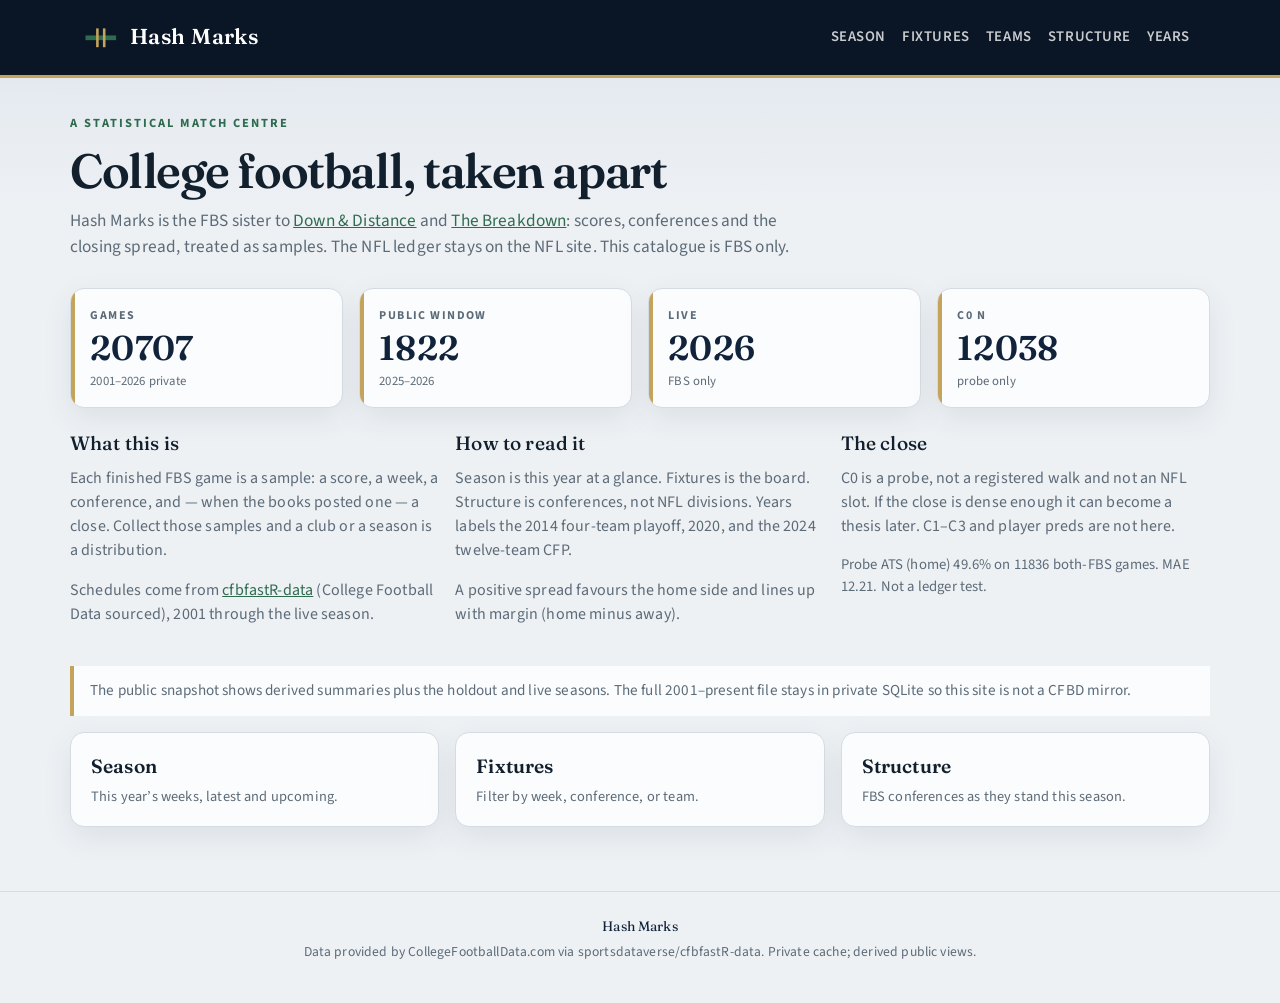
<file: docs/index.html>
<!DOCTYPE html>
<html lang="en">
<head>
    <meta charset="UTF-8">
    <meta name="viewport" content="width=device-width, initial-scale=1.0">
    <title>Hash Marks</title>
    <link rel="preconnect" href="https://fonts.googleapis.com">
    <link rel="preconnect" href="https://fonts.gstatic.com" crossorigin>
    <link href="https://fonts.googleapis.com/css2?family=Fraunces:opsz,wght@9..144,500;9..144,600&family=Source+Sans+3:wght@400;600;700&display=swap" rel="stylesheet">
    <link href="https://cdn.jsdelivr.net/npm/bootstrap@5.3.0/dist/css/bootstrap.min.css" rel="stylesheet">
    
    <link href="css/style.css" rel="stylesheet">
    <link rel="icon" href="favicon.svg" type="image/svg+xml">
    <link rel="icon" href="favicon.ico" sizes="32x32">
    <script>
      window.STATIC_META_URL = 'data/meta.json';
      window.STATIC_LIVE_GAMES_URL = 'data/live_games.json';
      window.STATIC_SEASONS_URL = 'data/seasons.json';
      window.STATIC_STRUCTURE_URL = 'data/structure.json';
      window.STATIC_SEASON_LIVE_URL = 'data/season_live.json';
      window.STATIC_COVERAGE_URL = 'data/coverage.json';
      window.SITE_REPO = 'areeslindley/hash-marks';
    </script>
    
    <meta name="theme-color" content="#0a1626">
</head>
<body>
    <nav class="navbar navbar-expand-lg navbar-dark site-nav">
        <div class="container">
            <a class="navbar-brand" href="#home" data-section="home">
                <svg class="brand-mark" viewBox="0 0 32 32" aria-hidden="true" focusable="false">
                    <rect width="32" height="32" rx="6" fill="currentColor" opacity="0"></rect>
                    <rect x="3" y="14" width="26" height="4" fill="#2f6b4f"></rect>
                    <rect x="12" y="8" width="2.2" height="16" fill="#c4a35a"></rect>
                    <rect x="17.8" y="8" width="2.2" height="16" fill="#c4a35a"></rect>
                </svg>
                Hash Marks
            </a>
            <button class="navbar-toggler" type="button" data-bs-toggle="collapse" data-bs-target="#navbarNav">
                <span class="navbar-toggler-icon"></span>
            </button>
            <div class="collapse navbar-collapse" id="navbarNav">
                <ul class="navbar-nav ms-auto">
                    <li class="nav-item"><a class="nav-link" href="#dashboard" data-section="dashboard">Season</a></li>
                    <li class="nav-item"><a class="nav-link" href="#matches" data-section="matches">Fixtures</a></li>
                    <li class="nav-item"><a class="nav-link" href="#teams" data-section="teams">Teams</a></li>
                    <li class="nav-item"><a class="nav-link" href="#structure" data-section="structure">Structure</a></li>
                    <li class="nav-item"><a class="nav-link" href="#years" data-section="years">Years</a></li>
                </ul>
            </div>
        </div>
    </nav>

    <div class="page-shell">
        <div id="home" class="content-section">
            <header class="page-hero">
                <p class="eyebrow">A statistical match centre</p>
                <h1>College football, taken apart</h1>
                <p class="lede">Hash Marks is the FBS sister to <a href="https://areeslindley.github.io/down-and-distance/">Down &amp; Distance</a> and <a href="https://areeslindley.github.io/rugby-breakdown/">The Breakdown</a>: scores, conferences and the closing spread, treated as samples. The NFL ledger stays on the NFL site. This catalogue is FBS only.</p>
            </header>
            <div id="home-kpis" class="row g-3 mb-4"></div>
            <div class="row g-3 mb-4">
                <div class="col-lg-4">
                    <div class="home-prose">
                        <h2>What this is</h2>
                        <p>Each finished FBS game is a sample: a score, a week, a conference, and — when the books posted one — a close. Collect those samples and a club or a season is a distribution.</p>
                        <p>Schedules come from <a href="https://github.com/sportsdataverse/cfbfastR-data">cfbfastR-data</a> (College Football Data sourced), 2001 through the live season.</p>
                    </div>
                </div>
                <div class="col-lg-4">
                    <div class="home-prose">
                        <h2>How to read it</h2>
                        <p>Season is this year at a glance. Fixtures is the board. Structure is conferences, not NFL divisions. Years labels the 2014 four-team playoff, 2020, and the 2024 twelve-team CFP.</p>
                        <p>A positive spread favours the home side and lines up with margin (home minus away).</p>
                    </div>
                </div>
                <div class="col-lg-4">
                    <div class="home-prose">
                        <h2>The close</h2>
                        <p>C0 is a probe, not a registered walk and not an NFL slot. If the close is dense enough it can become a thesis later. C1–C3 and player preds are not here.</p>
                        <p id="home-c0-note" class="coverage-note"></p>
                    </div>
                </div>
            </div>
            <p class="hosting-callout" id="hosting-note">The public snapshot shows derived summaries plus the holdout and live seasons. The full 2001–present file stays in private SQLite so this site is not a CFBD mirror.</p>
            <div class="row g-3">
                <div class="col-md-4"><a class="explore-card" href="#dashboard" data-section="dashboard"><strong>Season</strong><span class="explore-meta">This year’s weeks, latest and upcoming.</span></a></div>
                <div class="col-md-4"><a class="explore-card" href="#matches" data-section="matches"><strong>Fixtures</strong><span class="explore-meta">Filter by week, conference, or team.</span></a></div>
                <div class="col-md-4"><a class="explore-card" href="#structure" data-section="structure"><strong>Structure</strong><span class="explore-meta">FBS conferences as they stand this season.</span></a></div>
            </div>
        </div>

        <div id="dashboard" class="content-section" style="display:none;">
            <header class="page-hero">
                <h2>Season</h2>
                <p class="lede" id="season-lede">Live season board.</p>
            </header>
            <div id="season-kpis" class="row g-3 mb-4"></div>
            <div class="card"><div class="card-header"><h5>Weeks</h5></div><div class="card-body" id="season-weeks"></div></div>
            <div class="row g-3">
                <div class="col-lg-6"><div class="card"><div class="card-header"><h5>Latest</h5></div><div class="card-body" id="season-latest"></div></div></div>
                <div class="col-lg-6"><div class="card"><div class="card-header"><h5>Upcoming</h5></div><div class="card-body" id="season-upcoming"></div></div></div>
            </div>
        </div>

        <div id="matches" class="content-section" style="display:none;">
            <header class="page-hero">
                <h2>Fixtures</h2>
                <p class="lede" id="matches-lede">FBS games. On the public snapshot this is the holdout and live window only.</p>
            </header>
            <div class="card">
                <div class="card-body filter-bar">
                    <div class="row g-2">
                        <div class="col-md-2"><label class="form-label">Season</label><select id="filter-season" class="form-select"></select></div>
                        <div class="col-md-2"><label class="form-label">Week</label><input id="filter-week" class="form-control" type="number" min="0" placeholder="All"></div>
                        <div class="col-md-2"><label class="form-label">Status</label><select id="filter-status" class="form-select"><option value="">All</option><option>Finished</option><option>Scheduled</option></select></div>
                        <div class="col-md-3"><label class="form-label">Search</label><input id="filter-q" class="form-control" placeholder="Team or venue"></div>
                        <div class="col-md-3 d-flex align-items-end"><button id="filter-go" class="btn btn-primary w-100" type="button">Apply</button></div>
                    </div>
                </div>
                <div class="card-body" id="matches-table"></div>
            </div>
        </div>

        <div id="teams" class="content-section" style="display:none;">
            <header class="page-hero">
                <h2>Teams</h2>
                <p class="lede">FBS clubs in the selected season, grouped by the conference they played in that year.</p>
            </header>
            <div class="mb-3"><select id="teams-season" class="form-select" style="max-width:12rem;"></select></div>
            <div id="teams-grid"></div>
        </div>

        <div id="structure" class="content-section" style="display:none;">
            <header class="page-hero">
                <h2>Structure</h2>
                <p class="lede">Conferences for the live season. Realignment is a year-specific fact, not a static NFL map.</p>
            </header>
            <div id="structure-tree" class="cfb-tree"></div>
        </div>

        <div id="years" class="content-section" style="display:none;">
            <header class="page-hero">
                <h2>Years</h2>
                <p class="lede">Counts from the private corpus. The 2014, 2020 and 2024 flags are college discontinuities.</p>
            </header>
            <div class="card"><div class="card-body" id="years-table"></div></div>
        </div>
    </div>

    <footer class="site-footer">
        <p class="footer-brand">Hash Marks</p>
        <p class="footer-meta">Data provided by CollegeFootballData.com via sportsdataverse/cfbfastR-data. Private cache; derived public views.</p>
    </footer>

    <script src="https://cdn.jsdelivr.net/npm/bootstrap@5.3.0/dist/js/bootstrap.bundle.min.js"></script>
    
    <script src="js/app.js"></script>
    
</body>
</html>
</file>
<file: docs/css/style.css>
:root {
    --ink: #12202e;
    --ink-muted: #5c6b78;
    --pitch: #10233a;
    --pitch-deep: #0a1626;
    --grass: #2f6b4f;
    --gold: #c4a35a;
    --gold-soft: #e8d7a8;
    --paper: #eef1f4;
    --card: #fbfcfe;
    --line: #d5dbe3;
    --live: #b42318;
    --scheduled: #b8860b;
    --finished: #2f6b4f;
    --shadow: 0 10px 30px rgba(16, 35, 58, 0.08);
    --radius: 14px;
    --font-serif: "Fraunces", "Times New Roman", serif;
    --font-sans: "Source Sans 3", "Segoe UI", sans-serif;
}

html {
    scroll-behavior: smooth;
}

body {
    background:
        radial-gradient(1200px 400px at 10% -10%, rgba(196, 163, 90, 0.16), transparent 50%),
        linear-gradient(180deg, #dfe6ee 0%, var(--paper) 220px);
    color: var(--ink);
    font-family: var(--font-sans);
    letter-spacing: 0.01em;
}

h1, h2, h3, .navbar-brand, .kpi-value, .score-line {
    font-family: var(--font-serif);
}

a {
    color: var(--grass);
}

.site-nav {
    background: var(--pitch-deep);
    border-bottom: 3px solid var(--gold);
    padding: 0.85rem 0;
}

.site-nav .navbar-brand {
    display: inline-flex;
    align-items: center;
    gap: 0.65rem;
    font-weight: 600;
    font-size: 1.35rem;
    letter-spacing: 0.02em;
    color: #fff;
}

.site-nav .navbar-brand:hover {
    color: #fff;
}

.brand-mark {
    width: 2.35rem;
    height: 2.35rem;
    flex-shrink: 0;
    display: block;
    overflow: visible;
    color: var(--pitch-deep);
}

.brand-mark ellipse {
    fill: var(--gold);
}

.site-nav .nav-link {
    color: rgba(255, 255, 255, 0.78);
    font-weight: 600;
    font-size: 0.92rem;
    letter-spacing: 0.04em;
    text-transform: uppercase;
    padding: 0.45rem 0.85rem;
    border-radius: 999px;
}

.site-nav .nav-link:hover,
.site-nav .nav-link.active {
    color: #fff;
    background: rgba(255, 255, 255, 0.1);
}

.page-shell {
    max-width: 1180px;
    margin: 0 auto;
    padding: 2rem 1.25rem 4rem;
}

.page-hero {
    margin-bottom: 1.75rem;
}

.page-hero .eyebrow {
    display: inline-block;
    margin: 0 0 0.6rem;
    color: var(--grass);
    font-size: 0.78rem;
    font-weight: 700;
    letter-spacing: 0.16em;
    text-transform: uppercase;
}

.page-hero h1,
.page-hero h2 {
    font-size: clamp(2rem, 4vw, 3rem);
    font-weight: 600;
    letter-spacing: -0.03em;
}

.lede {
    max-width: 46rem;
    font-size: 1.08rem;
    color: var(--ink-muted);
}

.coverage-note {
    color: var(--ink-muted);
    font-size: 0.92rem;
}

.home-prose h2 {
    font-size: 1.2rem;
    margin-bottom: 0.65rem;
}

.home-prose p {
    color: var(--ink-muted);
}

.home-section-title {
    margin-top: 1.5rem;
    font-size: 1.45rem;
}

.home-section-lede {
    color: var(--ink-muted);
    margin-bottom: 1rem;
}

.home-chart {
    min-height: 280px;
    width: 100%;
}

.content-section {
    min-height: 420px;
}

.kpi {
    background: var(--card);
    border: 1px solid var(--line);
    border-radius: var(--radius);
    box-shadow: var(--shadow);
    padding: 1.15rem 1.2rem 1rem;
    height: 100%;
    position: relative;
    overflow: hidden;
}

.kpi::after {
    content: "";
    position: absolute;
    left: 0;
    top: 0;
    bottom: 0;
    width: 4px;
    background: var(--gold);
}

.kpi-label {
    display: block;
    margin: 0 0 0.35rem;
    color: var(--ink-muted);
    font-size: 0.75rem;
    font-weight: 700;
    letter-spacing: 0.12em;
    text-transform: uppercase;
}

.kpi-value {
    display: block;
    margin: 0;
    font-size: 2.15rem;
    font-weight: 600;
    line-height: 1;
    color: var(--pitch);
}

.kpi-sub {
    display: block;
    margin-top: 0.45rem;
    color: var(--ink-muted);
    font-size: 0.8rem;
}

.explore-card {
    display: flex;
    flex-direction: column;
    align-items: flex-start;
    gap: 0.35rem;
    width: 100%;
    text-align: left;
    background: var(--card);
    border: 1px solid var(--line);
    border-radius: var(--radius);
    box-shadow: var(--shadow);
    padding: 1.2rem 1.25rem 1.15rem;
    color: inherit;
    text-decoration: none;
    height: 100%;
}

.explore-card:hover {
    border-color: var(--gold);
    transform: translateY(-2px);
    color: inherit;
}

.explore-card strong {
    font-family: var(--font-serif);
    font-size: 1.2rem;
    font-weight: 600;
}

.explore-card.is-later {
    opacity: 0.78;
    cursor: default;
}

.explore-card.is-later:hover {
    transform: none;
    border-color: var(--line);
}

.explore-meta {
    color: var(--ink-muted);
    font-size: 0.9rem;
}

.card {
    background: var(--card);
    border: 1px solid var(--line);
    border-radius: var(--radius);
    box-shadow: var(--shadow);
    margin-bottom: 1.5rem;
}

.card-header {
    background: transparent;
    border-bottom: 1px solid var(--line);
    padding: 1rem 1.25rem 0.85rem;
}

.card-header h5 {
    margin: 0;
    font-family: var(--font-serif);
    font-size: 1.15rem;
    font-weight: 600;
}

.card-body {
    padding: 1.1rem 1.25rem 1.25rem;
}

.filter-bar .form-label {
    font-size: 0.75rem;
    font-weight: 700;
    letter-spacing: 0.08em;
    text-transform: uppercase;
    color: var(--ink-muted);
}

.form-control,
.form-select {
    border-radius: 10px;
    border: 1px solid var(--line);
    background: #fff;
    color: var(--ink);
}

.form-control:focus,
.form-select:focus {
    border-color: var(--grass);
    box-shadow: 0 0 0 0.2rem rgba(47, 107, 79, 0.18);
}

.btn {
    border-radius: 999px;
    font-weight: 650;
    letter-spacing: 0.03em;
}

.btn-primary {
    background: var(--pitch);
    border-color: var(--pitch);
}

.btn-primary:hover,
.btn-primary:focus {
    background: var(--grass);
    border-color: var(--grass);
}

.btn-outline-primary {
    color: var(--pitch);
    border-color: var(--pitch);
}

.table {
    margin-bottom: 0;
}

.table th {
    border-top: none;
    border-bottom: 1px solid var(--line);
    font-size: 0.72rem;
    font-weight: 700;
    letter-spacing: 0.1em;
    text-transform: uppercase;
    color: var(--ink-muted);
    background: transparent;
}

.table td {
    vertical-align: middle;
    border-color: #e6ebf1;
    padding: 0.95rem 0.75rem;
}

.match-row,
.player-row {
    cursor: pointer;
}

.match-row:hover,
.player-row:hover {
    background-color: #f3f6fa;
}

.residual-pos {
    color: var(--finished);
    font-variant-numeric: tabular-nums;
}

.residual-neg {
    color: var(--live);
    font-variant-numeric: tabular-nums;
}

.score-line {
    font-size: 1.35rem;
    font-weight: 600;
    letter-spacing: -0.03em;
    color: var(--pitch);
    white-space: nowrap;
}

.score-sep {
    margin: 0 0.2rem;
    color: var(--gold);
}

.status-pill {
    display: inline-block;
    padding: 0.15rem 0.55rem;
    border-radius: 999px;
    font-size: 0.72rem;
    font-weight: 700;
    letter-spacing: 0.06em;
    text-transform: uppercase;
}

.status-pill.finished {
    background: rgba(47, 107, 79, 0.12);
    color: var(--finished);
}

.status-pill.scheduled {
    background: rgba(184, 134, 11, 0.14);
    color: var(--scheduled);
}

.era-pill {
    display: inline-block;
    margin-left: 0.4rem;
    padding: 0.1rem 0.5rem;
    border-radius: 999px;
    border: 1px solid var(--line);
    font-size: 0.7rem;
    letter-spacing: 0.04em;
    text-transform: uppercase;
    color: var(--ink-muted);
}

.division-block {
    margin-bottom: 1.75rem;
}

.division-block h3 {
    font-size: 1.05rem;
    margin-bottom: 0.75rem;
}

.team-tile {
    display: block;
    background: var(--card);
    border: 1px solid var(--line);
    border-radius: var(--radius);
    padding: 0.9rem 1rem;
    color: inherit;
    text-decoration: none;
    height: 100%;
}

.team-tile:hover {
    border-color: var(--gold);
    color: inherit;
}

.team-tile strong {
    display: block;
    font-family: var(--font-serif);
}

.team-tile .record {
    font-variant-numeric: tabular-nums;
    color: var(--pitch);
    font-weight: 650;
}

.table-link {
    border: 0;
    background: transparent;
    padding: 0;
    color: var(--pitch);
    font-weight: 650;
}

.table-link:hover {
    color: var(--grass);
    text-decoration: underline;
}

.site-footer {
    border-top: 1px solid var(--line);
    color: var(--ink-muted);
    font-size: 0.85rem;
    padding: 1.5rem 0 2.5rem;
    text-align: center;
}

.site-footer .footer-brand {
    margin: 0 0 0.35rem;
    color: var(--pitch);
    font-family: var(--font-serif);
}

.site-footer .footer-meta {
    margin: 0;
}

.site-footer a {
    color: var(--grass);
    font-weight: 600;
    text-decoration: none;
}

.site-footer a:hover {
    text-decoration: underline;
}

.site-footer .footer-sep {
    color: var(--line);
    margin: 0 0.35rem;
}

.pred-method-row {
    display: flex;
    flex-wrap: wrap;
    gap: 0.5rem;
}

.pred-method-groups {
    display: flex;
    flex-direction: column;
    gap: 0.85rem;
}

.pred-method-group {
    display: flex;
    flex-direction: column;
    gap: 0.35rem;
}

.pred-group-label {
    color: var(--grass);
    font-size: 0.72rem;
    font-weight: 700;
    letter-spacing: 0.12em;
    text-transform: uppercase;
}

.pred-glossary {
    display: grid;
    gap: 1.25rem;
}

@media (min-width: 992px) {
    .pred-glossary {
        grid-template-columns: 1fr 1fr;
        gap: 2rem;
    }
}

.pred-glossary-block h6 {
    margin: 0 0 0.75rem;
    font-size: 0.78rem;
    font-weight: 700;
    letter-spacing: 0.12em;
    text-transform: uppercase;
    color: var(--grass);
}

.pred-glossary dt {
    margin-top: 0.7rem;
    font-weight: 700;
}

.pred-glossary dt:first-child {
    margin-top: 0;
}

.pred-psource {
    display: inline-block;
    margin-left: 0.35rem;
    font-size: 0.68rem;
    letter-spacing: 0.04em;
    text-transform: uppercase;
    color: #8a9bb0;
}

.pred-glossary dd {
    margin: 0.25rem 0 0;
    color: var(--ink-muted);
}

.pred-chip {
    border: 1px solid var(--line);
    background: var(--card);
    color: var(--ink);
    border-radius: 999px;
    padding: 0.35rem 0.9rem;
    font-size: 0.92rem;
    font-weight: 600;
}

.pred-chip.active {
    background: var(--pitch);
    border-color: var(--pitch);
    color: #fff;
}

.compare-selected {
    display: flex;
    flex-wrap: wrap;
    gap: 0.5rem;
    min-height: 2rem;
}

.compare-pick {
    border: 1px solid var(--pitch);
    background: var(--pitch);
    color: #fff;
    border-radius: 999px;
    padding: 0.3rem 0.75rem;
    font-size: 0.88rem;
    font-weight: 600;
}

.compare-pick-remove {
    margin-left: 0.35rem;
    border: 0;
    background: transparent;
    color: inherit;
    font-weight: 700;
    padding: 0;
    line-height: 1;
}

.compare-pick-remove:hover {
    color: var(--gold);
}

.compare-table th.compare-sort {
    cursor: pointer;
    user-select: none;
    white-space: nowrap;
}

.compare-table th.compare-sort:hover {
    color: var(--grass);
}

.compare-table th.sort-asc::after,
.compare-table th.sort-desc::after {
    font-size: 0.75em;
    margin-left: 0.25rem;
    color: var(--gold);
}

.compare-table th.sort-asc::after {
    content: "▲";
}

.compare-table th.sort-desc::after {
    content: "▼";
}

.compare-empty {
    color: var(--ink-muted);
    font-size: 0.9rem;
}

.pred-confusion {
    width: 100%;
    text-align: center;
}

.pred-confusion th,
.pred-confusion td {
    padding: 0.55rem 0.4rem;
    vertical-align: middle;
}

.pred-confusion .diag {
    background: rgba(47, 107, 79, 0.12);
    font-weight: 700;
}

.pred-confusion .axis-label {
    color: var(--ink-muted);
    font-size: 0.72rem;
    letter-spacing: 0.08em;
    text-transform: uppercase;
}

.pred-argument-lede {
    max-width: 46rem;
    font-size: 1.05rem;
    line-height: 1.55;
    margin-bottom: 0.85rem;
}

.pred-brier-claim {
    max-width: 40rem;
    font-size: 0.98rem;
    line-height: 1.5;
    margin: 0 0 1rem;
    color: var(--ink);
}

.pred-season-holdout td {
    background: rgba(47, 107, 79, 0.08);
    font-weight: 600;
}

.pred-worse {
    color: #8a3b2a;
}

.pred-better {
    color: var(--grass);
}

.pred-probe-clears td {
    background: rgba(47, 107, 79, 0.1);
    font-weight: 600;
}

.modal-content {
    border-radius: var(--radius);
    border: 1px solid var(--line);
}

.nfl-tree {
    --tree-line: var(--line);
    text-align: center;
}

.tree-node {
    display: inline-block;
    background: var(--pitch);
    color: #fff;
    border-radius: 999px;
    padding: 0.35rem 1rem;
    font-weight: 650;
    font-size: 0.92rem;
    position: relative;
}

.tree-root {
    font-family: var(--font-serif);
    font-size: 1.05rem;
    background: var(--gold);
    color: var(--pitch-deep);
}

.tree-root::after {
    content: "";
    position: absolute;
    left: 50%;
    top: 100%;
    width: 1px;
    height: 1.1rem;
    background: var(--tree-line);
}

.tree-conferences {
    display: grid;
    grid-template-columns: 1fr 1fr;
    gap: 1.5rem;
    margin-top: 1.1rem;
    position: relative;
}

.tree-conferences::before {
    content: "";
    position: absolute;
    top: 0;
    left: 25%;
    right: 25%;
    height: 1px;
    background: var(--tree-line);
}

.tree-conference {
    position: relative;
    padding-top: 0.15rem;
}

.tree-conference::before {
    content: "";
    position: absolute;
    top: 0;
    left: 50%;
    width: 1px;
    height: 0.9rem;
    background: var(--tree-line);
}

.tree-conf {
    margin-top: 0.9rem;
}

.tree-conference-afc .tree-conf {
    background: #1b3a63;
}

.tree-conference-nfc .tree-conf {
    background: var(--grass);
}

.tree-divisions {
    display: grid;
    grid-template-columns: repeat(4, minmax(0, 1fr));
    gap: 0.65rem;
    margin-top: 1.35rem;
    position: relative;
}

.tree-divisions::before {
    content: "";
    position: absolute;
    top: 0;
    left: 12.5%;
    right: 12.5%;
    height: 1px;
    background: var(--tree-line);
}

.tree-division {
    position: relative;
    padding-top: 0.9rem;
}

.tree-division::before {
    content: "";
    position: absolute;
    top: 0;
    left: 50%;
    width: 1px;
    height: 0.9rem;
    background: var(--tree-line);
}

.tree-div {
    background: var(--card);
    color: var(--pitch);
    border: 1px solid var(--line);
    font-size: 0.78rem;
    padding: 0.28rem 0.45rem;
}

.tree-teams {
    display: flex;
    flex-direction: column;
    gap: 0.4rem;
    margin-top: 0.7rem;
    position: relative;
    padding-top: 0.35rem;
}

.tree-teams::before {
    content: "";
    position: absolute;
    top: 0;
    left: 50%;
    width: 1px;
    height: 0.35rem;
    background: var(--tree-line);
}

.tree-team {
    display: block;
    text-align: left;
    background: var(--card);
    border: 1px solid var(--line);
    border-radius: 10px;
    padding: 0.45rem 0.55rem;
    color: inherit;
    text-decoration: none;
    font-size: 0.82rem;
    line-height: 1.25;
}

.tree-team:hover {
    border-color: var(--gold);
    color: inherit;
}

.tree-team-name {
    display: block;
    font-weight: 650;
    color: var(--pitch);
}

.tree-team-record {
    display: block;
    color: var(--ink-muted);
    font-variant-numeric: tabular-nums;
    font-size: 0.78rem;
}

@media (max-width: 992px) {
    .tree-conferences {
        grid-template-columns: 1fr;
    }

    .tree-conferences::before,
    .tree-conference::before {
        display: none;
    }

    .tree-divisions {
        grid-template-columns: repeat(2, minmax(0, 1fr));
    }
}

@media (max-width: 768px) {
    .kpi-value {
        font-size: 1.7rem;
    }

    .score-line {
        font-size: 1.15rem;
    }
}

.cfb-tree {
    display: grid;
    grid-template-columns: repeat(auto-fit, minmax(220px, 1fr));
    gap: 1rem;
}

.cfb-conf {
    background: var(--card);
    border: 1px solid var(--line);
    border-radius: var(--radius);
    padding: 0.9rem 1rem 1rem;
}

.cfb-conf h3 {
    font-size: 1.05rem;
    margin: 0 0 0.65rem;
}

.hosting-callout {
    border-left: 4px solid var(--gold);
    padding: 0.85rem 1rem;
    background: var(--card);
    color: var(--ink-muted);
    font-size: 0.95rem;
}
</file>
